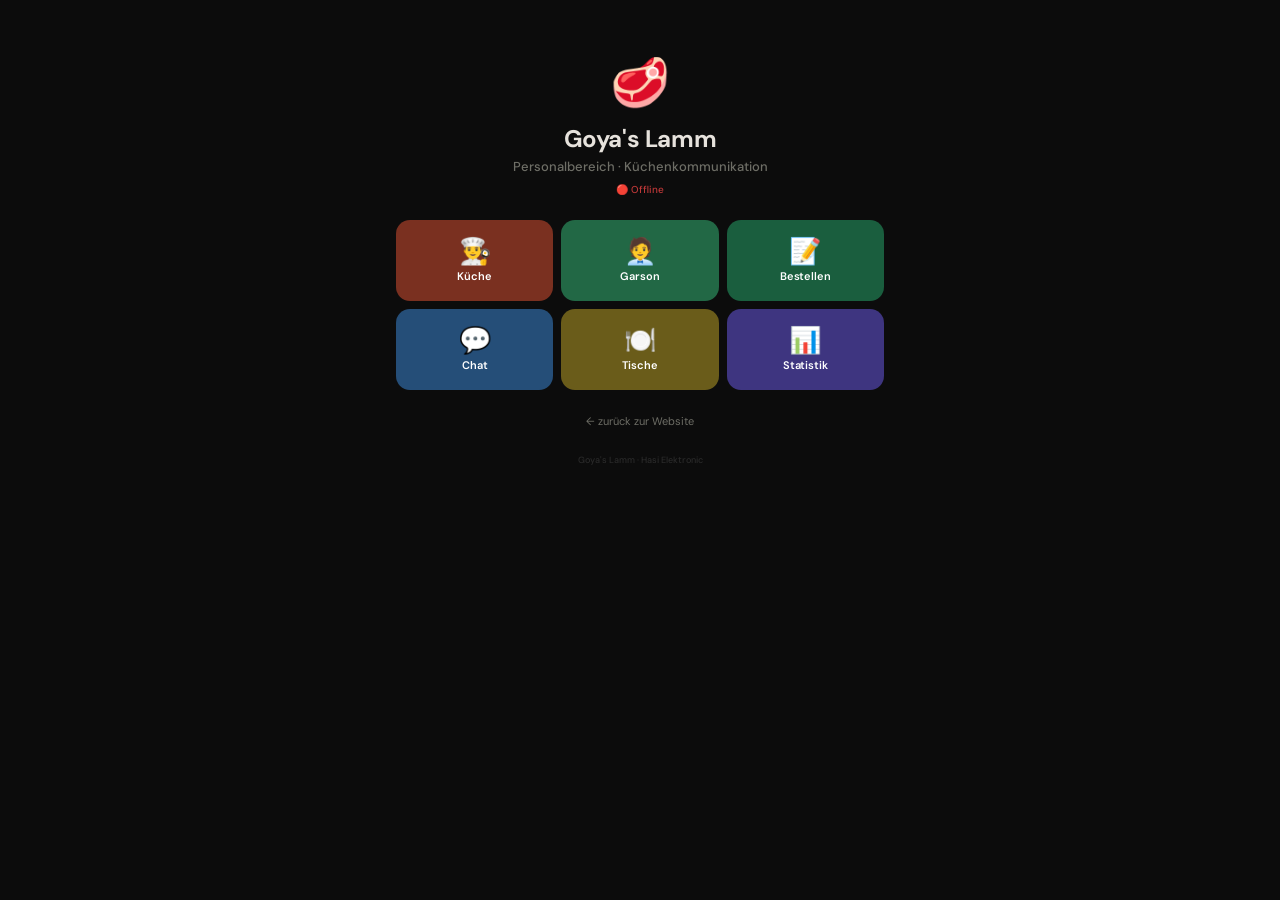
<file: kitchen.html>
<!DOCTYPE html>
<html lang="de">
<head>
<meta charset="UTF-8">
<meta name="viewport" content="width=device-width,initial-scale=1,maximum-scale=1,user-scalable=no">
<meta name="apple-mobile-web-app-capable" content="yes">
<meta name="theme-color" content="#0c0c0c">
<title>Goya's Lamm · Personal</title>
<link rel="icon" href="data:image/svg+xml,<svg xmlns='http://www.w3.org/2000/svg' viewBox='0 0 100 100'><text y='.9em' font-size='90'>🥩</text></svg>">
<link href="https://fonts.googleapis.com/css2?family=DM+Sans:ital,opsz,wght@0,9..40,400;0,9..40,500;0,9..40,600;0,9..40,700;1,9..40,400&display=swap" rel="stylesheet">
<style>
:root{--bg:#0c0c0c;--s1:#141414;--s2:#1c1c1c;--bd:#232323;--tx:#e6e2dc;--dm:#6e6e66;--pr:#b8442e;--pr2:rgba(184,68,46,.12);--gn:#328a58;--gn2:rgba(50,138,88,.1);--rd:#be3838;--rd2:rgba(190,56,56,.1);--yl:#b8912a;--yl2:rgba(184,145,42,.1)}
*{margin:0;padding:0;box-sizing:border-box}
html{height:100%}
body{background:var(--bg);color:var(--tx);font-family:'DM Sans',system-ui,sans-serif;max-width:520px;margin:0 auto;min-height:100%;-webkit-font-smoothing:antialiased;font-size:14px;line-height:1.45}
button{font-family:inherit;cursor:pointer;border:none;-webkit-tap-highlight-color:transparent;transition:opacity .12s,transform .12s}
button:active{opacity:.75;transform:scale(.97)}
input{font-family:inherit;outline:none}
.hide{display:none!important}
::-webkit-scrollbar{width:0}

.pg{padding:16px 16px 28px;min-height:100vh}
.tb{display:flex;align-items:center;gap:10px;margin-bottom:20px;padding-bottom:14px;border-bottom:1px solid var(--bd)}
.tb-b{display:flex;align-items:center;gap:5px;background:var(--s1);border-radius:10px;color:var(--pr);padding:8px 14px;font-size:13px;font-weight:600}
.tb-t{font-size:17px;font-weight:700;letter-spacing:-.3px}
.tb-s{font-size:12px;color:var(--dm);margin-top:1px}
.cd{background:var(--s1);border-radius:14px;padding:14px;margin-bottom:10px;border:1px solid var(--bd)}
.bt{border-radius:10px;padding:10px 18px;color:#fff;font-weight:600;font-size:13px;letter-spacing:-.1px}
.sp{display:inline-flex;align-items:center;font-size:9px;font-weight:700;letter-spacing:.6px;text-transform:uppercase;padding:3px 9px;border-radius:6px;color:#fff}

/* Home */
.la{text-align:center;padding:32px 0 6px}
.li{font-size:48px;display:block;margin-bottom:4px}
.lt{font-size:24px;font-weight:700;letter-spacing:-.4px}
.ls{font-size:13px;color:var(--dm);margin-top:2px;font-weight:500}
.cn{font-size:10px;margin-top:6px;font-weight:500}
.ng{display:grid;grid-template-columns:1fr 1fr 1fr;gap:8px;margin-top:16px}
.nb{display:flex;flex-direction:column;align-items:center;gap:5px;border-radius:14px;padding:18px 6px;color:#fff;font-size:11px;font-weight:600;position:relative;letter-spacing:-.1px}
.nb .ic{font-size:26px;line-height:1}
.bg{position:absolute;top:7px;right:7px;background:var(--rd);color:#fff;font-size:9px;font-weight:700;border-radius:12px;padding:1px 6px;min-width:18px;text-align:center}
.rb{background:var(--gn2);border:1px solid rgba(50,138,88,.2);border-radius:14px;padding:12px;text-align:center;cursor:pointer;margin-bottom:10px;font-weight:600;font-size:13px;color:var(--gn)}

/* Order */
.oh{display:flex;justify-content:space-between;align-items:center;margin-bottom:8px}
.ot{font-size:16px;font-weight:700;letter-spacing:-.3px}
.otm{font-size:16px;font-weight:700;font-variant-numeric:tabular-nums}
.oal{background:var(--rd2);color:var(--rd);padding:5px 10px;border-radius:8px;font-size:11px;font-weight:600;margin-bottom:8px}
.oi{display:flex;gap:8px;padding:3px 0;font-size:13px}
.oq{color:var(--pr);font-weight:700;min-width:24px}
.ok{font-size:11px;color:var(--dm);margin:4px 0 8px;font-weight:500}
.oa{display:flex;gap:8px}

/* Menu items */
.mc{color:var(--pr);font-size:11px;font-weight:700;text-transform:uppercase;letter-spacing:.7px;margin:0 0 6px}
.mw{display:flex;flex-wrap:wrap;gap:5px;margin-bottom:12px}
.mi{position:relative;border:1px solid var(--bd);border-radius:8px;padding:6px 10px;font-size:11px;background:var(--s1);color:var(--dm);font-weight:500;transition:all .12s}
.mi.on{border-color:var(--pr);background:var(--pr2);color:var(--tx)}
.mb{position:absolute;top:-5px;right:-5px;background:var(--pr);color:#fff;font-size:8px;font-weight:700;border-radius:8px;width:16px;height:16px;display:flex;align-items:center;justify-content:center}
.tg{display:flex;flex-wrap:wrap;gap:4px;margin-bottom:14px}
.tsb{width:36px;height:36px;border-radius:8px;background:var(--s1);color:var(--dm);font-weight:700;font-size:12px;border:1px solid var(--bd);transition:all .12s}
.tsb.on{background:var(--pr);color:#fff;border-color:var(--pr)}
.tlg{display:grid;grid-template-columns:repeat(5,1fr);gap:6px}
.tlc{background:var(--s1);border-radius:10px;padding:7px;text-align:center;position:relative;border:1px solid var(--bd)}
.kpi{display:grid;grid-template-columns:1fr 1fr;gap:8px}
.kc{background:var(--s1);border-radius:12px;padding:12px;text-align:center;border:1px solid var(--bd)}
.kv{color:var(--pr);font-size:22px;font-weight:700;margin:3px 0 1px;font-variant-numeric:tabular-nums}
.kl{color:var(--dm);font-size:9px;font-weight:600;text-transform:uppercase;letter-spacing:.4px}
.inp{width:100%;padding:9px 12px;background:var(--s1);border:1px solid var(--bd);border-radius:8px;color:var(--tx);font-size:12px;box-sizing:border-box;transition:border-color .15s}
.inp:focus{border-color:var(--pr)}
.cbox{background:var(--s1);border-radius:12px;padding:12px;margin-top:10px;border:1px solid var(--bd)}
.cr{display:flex;justify-content:space-between;align-items:center;padding:4px 0;font-size:12px;border-bottom:1px solid var(--bd)}
.cr:last-child{border:none}
.rb2{background:var(--s2);border:1px solid var(--bd);border-radius:6px;color:var(--rd);width:24px;height:24px;font-size:14px;display:flex;align-items:center;justify-content:center}
.qw{display:flex;flex-wrap:wrap;gap:5px;margin-bottom:12px}
.qb{border-radius:8px;padding:6px 10px;font-size:11px;color:var(--tx);font-weight:500;background:var(--s2);border:1px solid var(--bd)}
.qb.ug{background:var(--rd2);border-color:rgba(190,56,56,.25);color:var(--rd)}
.mc2{border-radius:10px;padding:10px 12px;margin-bottom:7px;background:var(--s1);border:1px solid var(--bd)}
.sr{display:flex;gap:8px;margin-bottom:12px}
.sp2{flex:1;background:var(--s1);border-radius:10px;padding:8px;text-align:center;border:1px solid var(--bd)}
.sv{font-weight:700;font-size:18px;font-variant-numeric:tabular-nums}
.sl{font-size:9px;color:var(--dm);font-weight:600;text-transform:uppercase;letter-spacing:.3px}
.ft{color:#2a2a2a;font-size:9px;text-align:center;margin-top:24px;font-weight:500}
</style>
</head>
<body>

<div id="pg-home" class="pg">
  <div class="la">
    <span class="li">🥩</span>
    <h1 class="lt">Goya's Lamm</h1>
    <p class="ls">Personalbereich · Küchenkommunikation</p>
    <div class="cn" id="conn"></div>
  </div>
  <div id="ready-banner" class="rb hide"></div>
  <div class="ng">
    <button class="nb" onclick="go('kitchen')" style="background:#7a3020"><span class="ic">👨‍🍳</span>Küche<span id="badge-neu" class="bg hide"></span></button>
    <button class="nb" onclick="go('waiter')" style="background:#226845"><span class="ic">🧑‍💼</span>Garson<span id="badge-fertig" class="bg hide"></span></button>
    <button class="nb" onclick="go('neworder')" style="background:#1a5e3e"><span class="ic">📝</span>Bestellen</button>
    <button class="nb" onclick="go('chat')" style="background:#254e78"><span class="ic">💬</span>Chat<span id="badge-msg" class="bg hide"></span></button>
    <button class="nb" onclick="go('tables')" style="background:#6a5c1a"><span class="ic">🍽️</span>Tische</button>
    <button class="nb" onclick="go('stats')" style="background:#3e3580"><span class="ic">📊</span>Statistik</button>
  </div>
  <div style="text-align:center;margin-top:20px"><a href="index.html" style="color:var(--dm);font-size:11px;text-decoration:none">← zurück zur Website</a></div>
  <p class="ft">Goya's Lamm · Hasi Elektronic</p>
</div>

<div id="pg-kitchen" class="pg hide">
  <div class="tb"><button class="tb-b" onclick="go('home')">← Home</button><div><div class="tb-t">👨‍🍳 Küche</div><div class="tb-s" id="kitchen-sub"></div></div></div>
  <div id="kitchen-list"></div>
</div>

<div id="pg-waiter" class="pg hide">
  <div class="tb"><button class="tb-b" onclick="go('home')">← Home</button><div><div class="tb-t">🧑‍💼 Garson</div><div class="tb-s" id="waiter-sub"></div></div></div>
  <div id="waiter-list"></div>
</div>

<div id="pg-neworder" class="pg hide">
  <div class="tb"><button class="tb-b" onclick="go('home')">← Home</button><div class="tb-t">📝 Neue Bestellung</div></div>
  <p style="color:var(--dm);font-size:11px;font-weight:600;margin-bottom:5px;text-transform:uppercase;letter-spacing:.5px">Tisch</p>
  <div class="tg" id="tisch-sel"></div>
  <div id="menu-area"></div>
  <input id="allergy-input" class="inp" placeholder="Allergiehinweis / Sonderwunsch..." style="margin-top:6px">
  <div id="cart-area" class="cbox hide"></div>
  <button id="submit-btn" class="bt" onclick="submitOrder()" style="width:100%;margin-top:12px;padding:13px 0;font-size:14px;background:#333;text-align:center">Bestellung aufgeben</button>
</div>

<div id="pg-chat" class="pg hide">
  <div class="tb"><button class="tb-b" onclick="go('home')">← Home</button><div><div class="tb-t">💬 Chat</div><div class="tb-s" id="chat-sub"></div></div></div>
  <div class="qw" id="quick-btns"></div>
  <div id="msg-list"></div>
</div>

<div id="pg-tables" class="pg hide">
  <div class="tb"><button class="tb-b" onclick="go('home')">← Home</button><div><div class="tb-t">🍽️ Tische</div><div class="tb-s" id="tables-sub"></div></div></div>
  <div class="sr" id="table-stats"></div>
  <div class="tlg" id="tables-grid"></div>
</div>

<div id="pg-stats" class="pg hide">
  <div class="tb"><button class="tb-b" onclick="go('home')">← Home</button><div class="tb-t">📊 Statistik</div></div>
  <div id="stats-area"></div>
  <button class="bt" onclick="doReset()" style="width:100%;background:var(--rd);margin-top:18px;text-align:center">Daten zurücksetzen</button>
  <p class="ft">Goya's Lamm v3.0 · Hasi Elektronic</p>
</div>

<script>
var D={orders:[],active:[],msgs:[]},selT=0,cart=[],cur='home';
var PG=['home','kitchen','waiter','neworder','chat','tables','stats'];
var API='https://goyas-lamm-kitchen.pages.dev/api';

var MENU={
  'Vorspeisen':['Tagessuppe','Bruschetta','Vitello Tonnato','Antipasti-Teller','Caesar Salad','Ziegenkäse-Salat','Carpaccio'],
  'Heißer Stein':['Rumpsteak','Filetsteak','Rib-Eye-Steak','Duo vom Stein','Lachs vom Stein'],
  'Schnitzel':['Schwäbisches Schnitzel','Jägerschnitzel','Rahmschnitzel','Cordon Bleu'],
  'Spätzle':['Käsespätzle','Linsen mit Spätzle','Maultaschen Brühe','Maultaschen geschmälzt'],
  'Burger':['Lamm Classic Burger','BBQ Bacon Burger','Veggie Burger'],
  'Beilagen':['Ofenkartoffel','Pommes','Süßkartoffel Pommes','Grillgemüse','Beilagensalat','Maiskolben'],
  'Saucen':['Pfeffersauce','Kräuterbutter','Béarnaise','BBQ Sauce','Chimichurri'],
  'Getränke':['Cola','Wasser','Bier 0.3l','Bier 0.5l','Wein rot','Wein weiß','Aperol Spritz','Hugo','Limonade'],
  'Dessert':['Panna Cotta','Schokokuchen','Apfelstrudel','Eis (3 Kugeln)']
};

var QMS=['Gleich fertig','Ca. 5 Min.','Ca. 10 Min.','Ca. 15 Min.','Zutat nicht verfügbar','Teller bereit!','Tisch wartet lange','Gast hat Allergie!','VIP — Priorität!','Rechnung bitte','Nachbestellung','Beschwerde','Steak nachgaren'];

function mag(t){return Math.floor((Date.now()-t)/60000)}
function $(id){return document.getElementById(id)}

async function api(p,b){
  try{var o=b?{method:'POST',headers:{'Content-Type':'application/json'},body:JSON.stringify(b)}:{};
  var r=await fetch(API+p,o);return await r.json()}catch(e){return null}
}

async function poll(){
  var d=await api('/data');
  if(d&&d.orders){D=d;render();$('conn').textContent='🟢 Verbunden';$('conn').style.color='var(--gn)'}
  else{$('conn').textContent='🔴 Offline';$('conn').style.color='var(--rd)'}
}

function go(p){cur=p;PG.forEach(function(x){$('pg-'+x).classList.toggle('hide',x!==p)});if(p==='neworder')initOrd();if(p==='chat')initChat();render();window.scrollTo(0,0)}

function sb(id,c,t){var e=$(id);if(c>0){e.classList.remove('hide');e.textContent=t}else e.classList.add('hide')}

function render(){
  var a=D.active||[];
  var nc=a.filter(function(o){return o.stat==='pending'}).length;
  var fc=a.filter(function(o){return o.stat==='ready'}).length;
  sb('badge-neu',nc,nc);sb('badge-fertig',fc,fc);sb('badge-msg',D.msgs.length,D.msgs.length);
  var rb=$('ready-banner');
  if(fc>0){rb.classList.remove('hide');rb.textContent='🔔 '+fc+' Bestellung(en) FERTIG!';rb.onclick=function(){go('waiter')}}else rb.classList.add('hide');
  if(cur==='kitchen')rKitchen(a);if(cur==='waiter')rWaiter(a);if(cur==='chat')rChat();if(cur==='tables')rTables(a);if(cur==='stats')rStats();
}

function rKitchen(a){
  $('kitchen-sub').textContent=a.length+' aktive Bestellungen';
  var SC={pending:'background:var(--yl)',preparing:'background:var(--pr)',ready:'background:var(--gn)'};
  var SL={pending:'NEU',preparing:'IN ARBEIT',ready:'FERTIG'};
  var NS={pending:'preparing',preparing:'ready',ready:'served'};
  var NB={pending:'▶ In Arbeit',preparing:'✅ Fertig!',ready:'🍽️ Serviert'};
  var s=a.slice().sort(function(x,y){return(y.prio-x.prio)||(x.stat==='ready'?-1:y.stat==='ready'?1:0)||(x.created_at-y.created_at)});
  var h='';if(!s.length)h='<div style="text-align:center;margin-top:60px;color:var(--dm)"><div style="font-size:40px;margin-bottom:8px">✨</div>Keine Bestellungen</div>';
  s.forEach(function(o){
    var m=mag(o.created_at),tc=m>25?'var(--rd)':m>15?'var(--yl)':'var(--dm)',bc=o.stat==='pending'?'var(--yl)':o.stat==='ready'?'var(--gn)':'var(--pr)';
    var it='';(o.items||[]).forEach(function(i){it+='<div class="oi"><span class="oq">'+i.qty+'×</span><span>'+i.name+'</span></div>'});
    h+='<div class="cd" style="border-left:4px solid '+bc+';'+(o.prio?'outline:1.5px solid var(--rd)':'')+'">';
    h+='<div class="oh"><div style="display:flex;align-items:center;gap:7px;flex-wrap:wrap"><span class="ot">Tisch '+o.tisch+'</span><span class="sp" style="'+SC[o.stat]+'">'+SL[o.stat]+'</span>'+(o.prio?'<span style="color:var(--rd);font-size:10px;font-weight:700">🚨</span>':'')+'</div><span class="otm" style="color:'+tc+'">'+m+'′</span></div>';
    if(o.allergie)h+='<div class="oal">⚠️ '+o.allergie+'</div>';
    h+=it+'<div class="ok">Kellner: '+o.kellner+'</div><div class="oa">';
    h+='<button class="bt" style="flex:1;background:'+(o.stat==='pending'?'var(--pr)':'var(--gn)')+'" onclick="doSt(\''+o.id+"','"+NS[o.stat]+'\')">'+NB[o.stat]+'</button>';
    if(o.stat!=='ready')h+='<button class="bt" style="background:'+(o.prio?'var(--rd2)':'var(--s2)')+';border:1px solid var(--rd);padding:0 12px;font-size:15px" onclick="doPr(\''+o.id+'\')">'+(o.prio?'🚨':'⬆️')+'</button>';
    h+='</div></div>';
  });
  $('kitchen-list').innerHTML=h;
}

function rWaiter(a){
  var f=a.filter(function(o){return o.stat==='ready'}),r=a.filter(function(o){return o.stat!=='ready'});
  $('waiter-sub').textContent=f.length+' fertig · '+r.length+' offen';
  var h='';
  if(f.length){
    h+='<div style="margin-bottom:14px"><div style="font-size:12px;font-weight:700;color:var(--gn);margin-bottom:8px;text-transform:uppercase;letter-spacing:.5px">🔔 Fertig — servieren</div>';
    f.forEach(function(o){
      var it=(o.items||[]).map(function(i){return i.qty+'× '+i.name}).join(', ');
      h+='<div class="cd" style="border-color:var(--gn)"><div class="oh"><span class="ot">Tisch '+o.tisch+'</span><span class="sp" style="background:var(--gn)">FERTIG</span></div><div style="font-size:12px;color:var(--dm);margin-bottom:8px">'+it+'</div><button class="bt" style="width:100%;background:var(--gn);text-align:center" onclick="doSt(\''+o.id+'\',\'served\')">🍽️ Serviert</button></div>';
    });h+='</div>';
  }
  if(r.length){
    h+='<div style="font-size:12px;font-weight:700;color:var(--dm);margin-bottom:8px;text-transform:uppercase;letter-spacing:.5px">Offene Bestellungen</div>';
    r.forEach(function(o){
      var m=mag(o.created_at),it=(o.items||[]).map(function(i){return i.qty+'× '+i.name}).join(', ');
      h+='<div class="cd"><div class="oh"><div style="display:flex;align-items:center;gap:7px"><span class="ot">Tisch '+o.tisch+'</span><span class="sp" style="background:'+(o.stat==='pending'?'var(--yl)':'var(--pr)')+'">'+(o.stat==='pending'?'NEU':'IN ARBEIT')+'</span></div><span class="otm" style="color:var(--dm)">'+m+'′</span></div><div style="font-size:12px;color:var(--dm)">'+it+'</div></div>';
    });
  }
  if(!a.length)h='<div style="text-align:center;margin-top:60px;color:var(--dm)"><div style="font-size:40px;margin-bottom:8px">☕</div>Keine Bestellungen</div>';
  $('waiter-list').innerHTML=h;
}

async function doSt(id,s){await api('/status',{id:id,stat:s});poll()}
async function doPr(id){await api('/prio',{id:id});poll()}

function initOrd(){
  selT=0;cart=[];
  var h='';for(var i=1;i<=20;i++)h+='<button class="tsb" onclick="pT('+i+')" id="tb'+i+'">'+i+'</button>';
  $('tisch-sel').innerHTML=h;
  var mh='';Object.keys(MENU).forEach(function(c){
    mh+='<div class="mc">'+c+'</div><div class="mw">';
    MENU[c].forEach(function(it){var k=it.replace(/[\s'°()]/g,'_');mh+='<button class="mi" onclick="aC(\''+it.replace(/'/g,"\\'")+'\')" id="mi-'+k+'">'+it+'<span class="mb hide" id="mc-'+k+'"></span></button>'});
    mh+='</div>';
  });
  $('menu-area').innerHTML=mh;$('allergy-input').value='';uC();
}

function pT(n){selT=n;for(var i=1;i<=20;i++){$('tb'+i).classList.toggle('on',i===n)}uS()}
function aC(n){var e=cart.find(function(x){return x.name===n});if(e)e.qty++;else cart.push({name:n,qty:1});uC()}
function rC(n){var e=cart.find(function(x){return x.name===n});if(e&&e.qty>1)e.qty--;else cart=cart.filter(function(x){return x.name!==n});uC()}

function uC(){
  Object.keys(MENU).forEach(function(c){MENU[c].forEach(function(it){
    var k=it.replace(/[\s'°()]/g,'_'),el=$('mc-'+k),btn=$('mi-'+k),ic=cart.find(function(x){return x.name===it});
    if(el){if(ic){el.classList.remove('hide');el.textContent=ic.qty;if(btn)btn.classList.add('on')}else{el.classList.add('hide');if(btn)btn.classList.remove('on')}}
  })});
  var ca=$('cart-area');
  if(!cart.length){ca.classList.add('hide');uS();return}
  ca.classList.remove('hide');
  var tot=cart.reduce(function(s,c){return s+c.qty},0);
  var h='<div style="font-weight:700;font-size:13px;margin-bottom:6px">Warenkorb · '+tot+' Artikel</div>';
  cart.forEach(function(c){h+='<div class="cr"><span style="color:var(--dm)">'+c.qty+'× '+c.name+'</span><button class="rb2" onclick="rC(\''+c.name.replace(/'/g,"\\'")+'\')">−</button></div>'});
  ca.innerHTML=h;uS();
}

function uS(){var b=$('submit-btn'),ok=selT&&cart.length;b.style.background=ok?'var(--pr)':'#333';b.textContent='Bestellung aufgeben'+(selT?' — Tisch '+selT:'')}

async function submitOrder(){
  if(!selT){alert('Bitte Tisch wählen!');return}if(!cart.length){alert('Warenkorb leer!');return}
  await api('/order',{tisch:selT,items:cart,kellner:'Kellner',allergie:$('allergy-input').value});poll();go('home');
}

function initChat(){
  var h='';QMS.forEach(function(m){var u=m.includes('!')||m.includes('Priorität');
    h+='<button class="qb'+(u?' ug':'')+'" onclick="sM(\''+m.replace(/'/g,"\\'")+'\',\''+(u?'urgent':'info')+'\')">'+m+'</button>'});
  $('quick-btns').innerHTML=h;
}

function rChat(){
  $('chat-sub').textContent=D.msgs.length+' Nachrichten';var h='';
  if(!D.msgs.length)h='<div style="text-align:center;margin-top:60px;color:var(--dm)"><div style="font-size:40px;margin-bottom:8px">💬</div>Keine Nachrichten</div>';
  D.msgs.forEach(function(m){
    var bc=m.typ==='urgent'?'var(--rd)':m.typ==='warn'?'var(--yl)':'var(--bd)';
    h+='<div class="mc2" style="border-left:3px solid '+bc+'"><div style="display:flex;justify-content:space-between;font-size:10px;margin-bottom:2px"><span style="color:var(--tx);font-weight:600">'+m.von+'</span><span style="color:var(--dm)">'+(mag(m.created_at)<1?'jetzt':mag(m.created_at)+'′')+'</span></div><div style="color:'+(m.typ==='urgent'?'var(--rd)':'var(--dm)')+';font-weight:'+(m.typ==='urgent'?'600':'400')+';font-size:12px">'+m.txt+'</div></div>';
  });$('msg-list').innerHTML=h;
}

async function sM(t,typ){await api('/msg',{txt:t,von:'Personal',typ:typ});poll()}

function rTables(a){
  var f=0,b=0,h='',sh='';
  for(var i=1;i<=20;i++){var os=a.filter(function(o){return o.tisch===i}),oc=os.length>0,rd=os.some(function(o){return o.stat==='ready'});if(oc)b++;else f++;
    h+='<div class="tlc" style="border-color:'+(rd?'var(--gn)':oc?'var(--rd)':'var(--bd)')+';border-width:'+(rd?'2px':'1px')+'"><div style="font-size:9px">'+(oc?'🔴':'🟢')+'</div><div style="font-size:16px;font-weight:700">'+i+'</div>'+(os.length?'<span style="position:absolute;top:3px;right:4px;background:var(--pr);color:#fff;font-size:7px;font-weight:700;border-radius:5px;padding:0 3px">'+os.length+'</span>':'')+(rd?'<div style="color:var(--gn);font-size:7px;font-weight:700">FERTIG</div>':'')+'</div>';
  }
  sh='<div class="sp2"><div class="sv" style="color:var(--gn)">'+f+'</div><div class="sl">Frei</div></div><div class="sp2"><div class="sv" style="color:var(--rd)">'+b+'</div><div class="sl">Besetzt</div></div>';
  $('tables-sub').textContent=f+' frei · '+b+' besetzt';$('table-stats').innerHTML=sh;$('tables-grid').innerHTML=h;
}

function rStats(){
  var all=D.orders||[],sv=all.filter(function(o){return o.stat==='served'}).length,act=(D.active||[]).length;
  var ti=all.reduce(function(s,o){return s+(o.items||[]).reduce(function(x,i){return x+i.qty},0)},0);
  var ic={};all.forEach(function(o){(o.items||[]).forEach(function(i){ic[i.name]=(ic[i.name]||0)+i.qty})});
  var t5=Object.entries(ic).sort(function(a,b){return b[1]-a[1]}).slice(0,5);
  var h='<div class="kpi">';
  [{i:'📋',v:all.length,l:'Bestellungen'},{i:'✅',v:sv,l:'Serviert'},{i:'🍽️',v:ti,l:'Gerichte'},{i:'🔥',v:act,l:'Aktiv'}].forEach(function(k){
    h+='<div class="kc"><div style="font-size:20px">'+k.i+'</div><div class="kv">'+k.v+'</div><div class="kl">'+k.l+'</div></div>'});
  h+='</div>';
  if(t5.length){h+='<div style="margin-top:14px"><div style="font-size:12px;font-weight:700;margin-bottom:6px">🏆 Top-Gerichte</div>';
    t5.forEach(function(x,i){h+='<div style="display:flex;gap:6px;padding:6px 10px;background:var(--s1);border-radius:8px;margin-top:4px;font-size:12px;border:1px solid var(--bd)"><span style="color:var(--pr);font-weight:700;width:18px">'+(i+1)+'.</span><span style="color:var(--dm);flex:1">'+x[0]+'</span><span style="color:var(--dm);font-weight:600">'+x[1]+'×</span></div>'});h+='</div>';}
  $('stats-area').innerHTML=h;
}

async function doReset(){if(confirm('Alle Daten löschen?')){await api('/reset');poll()}}
poll();setInterval(poll,2500);
</script>
</body>
</html>
</file>
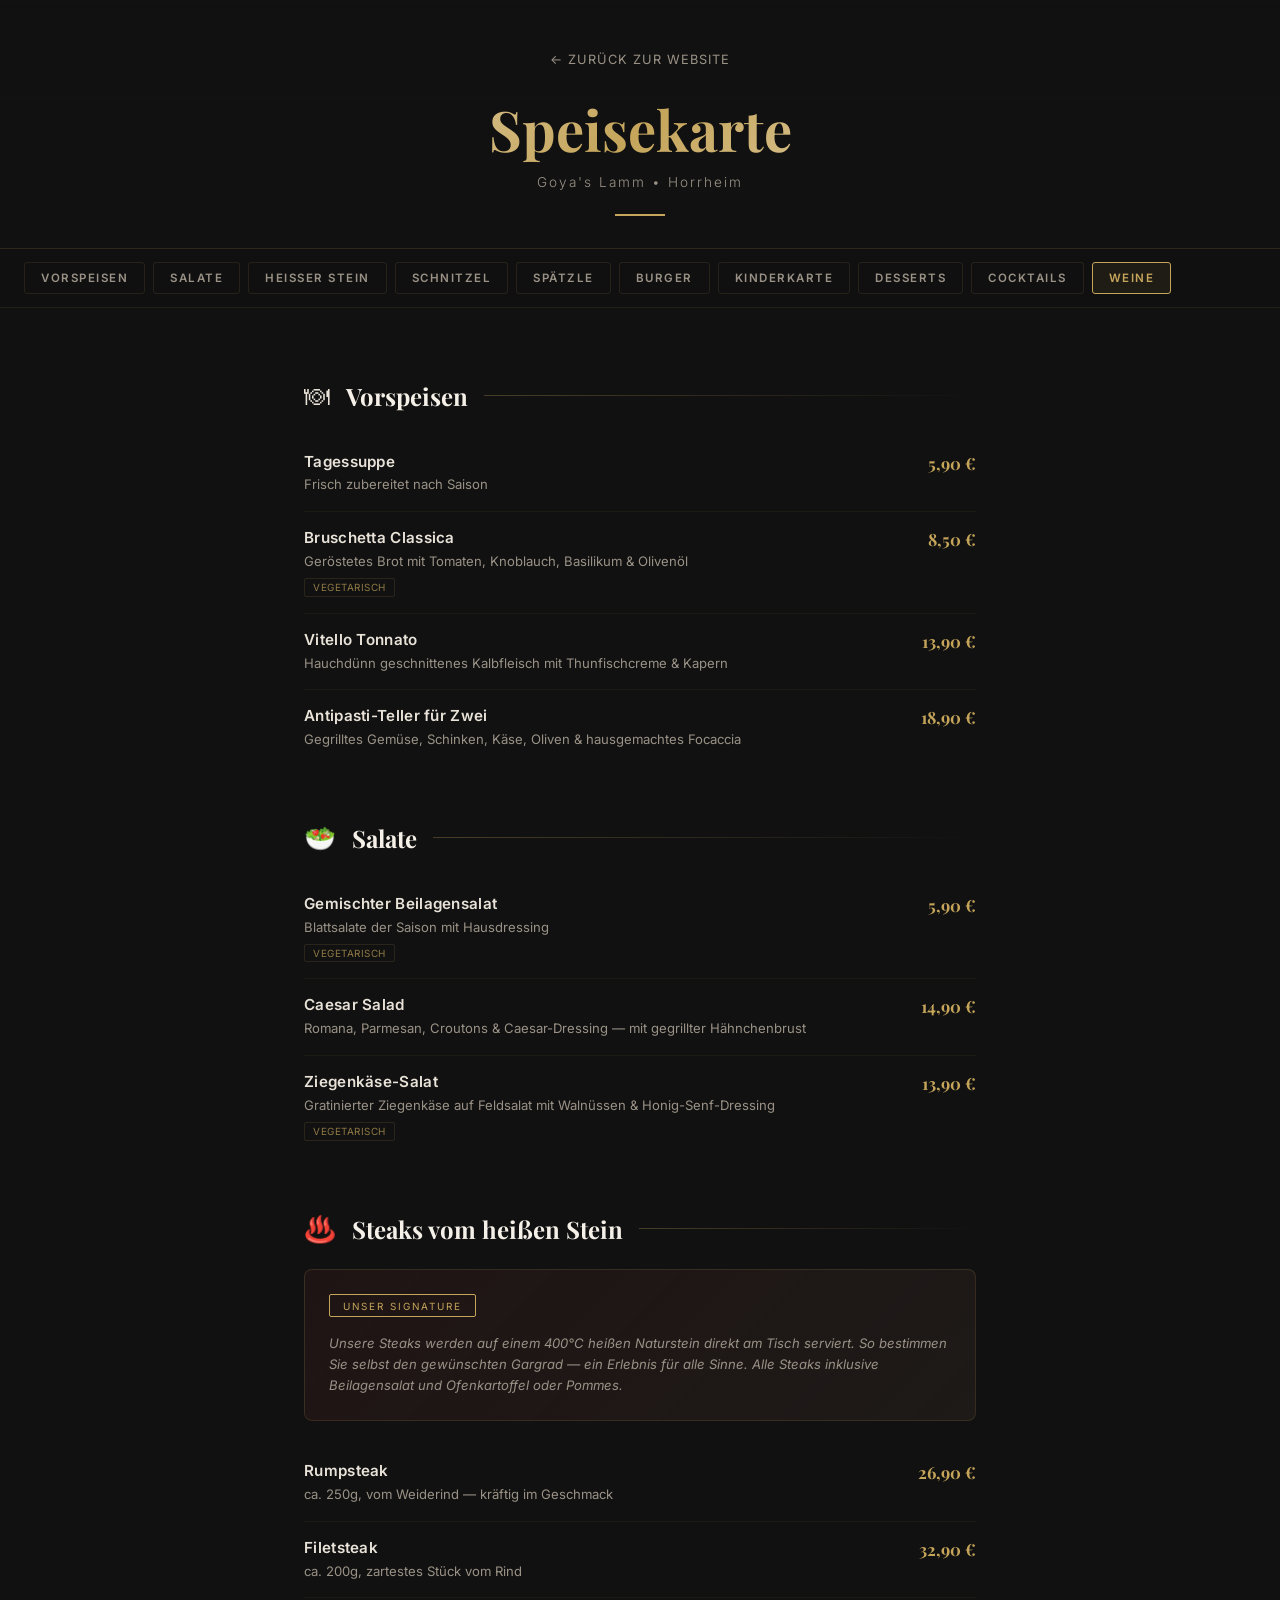
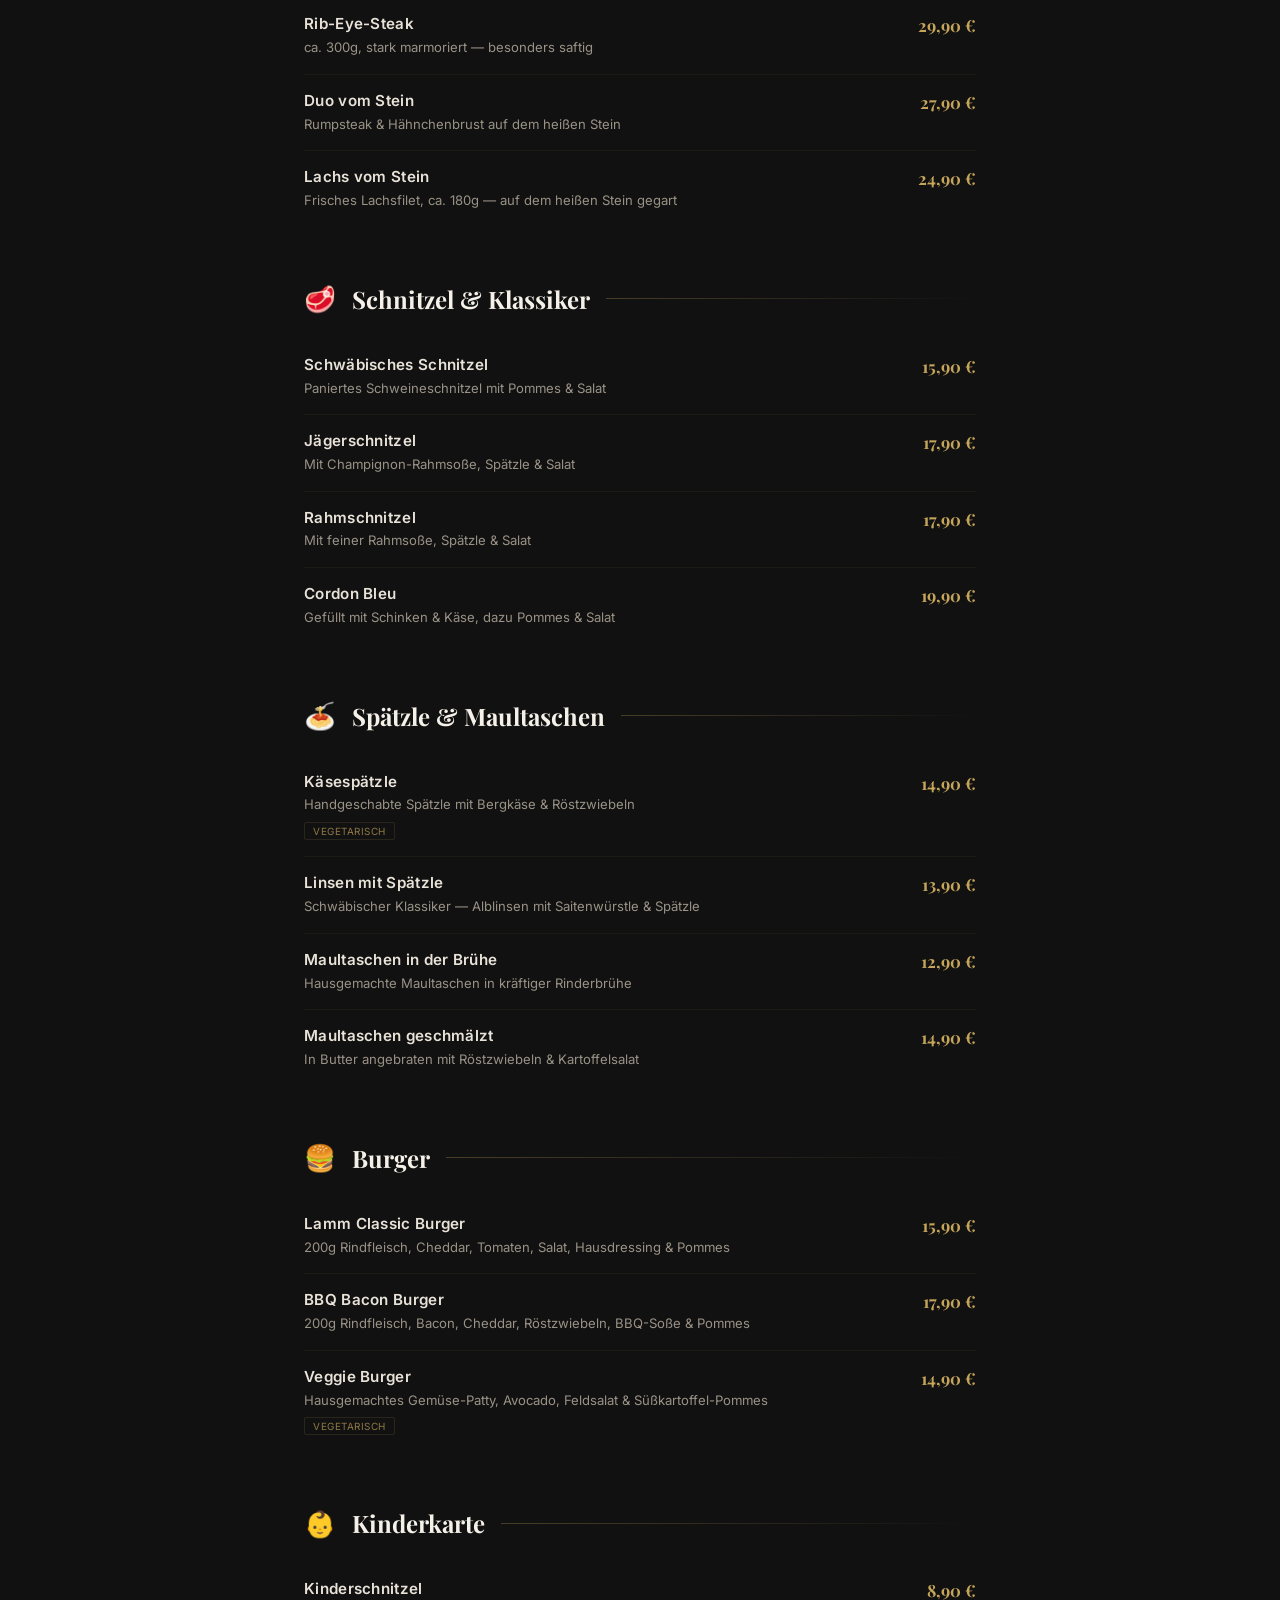
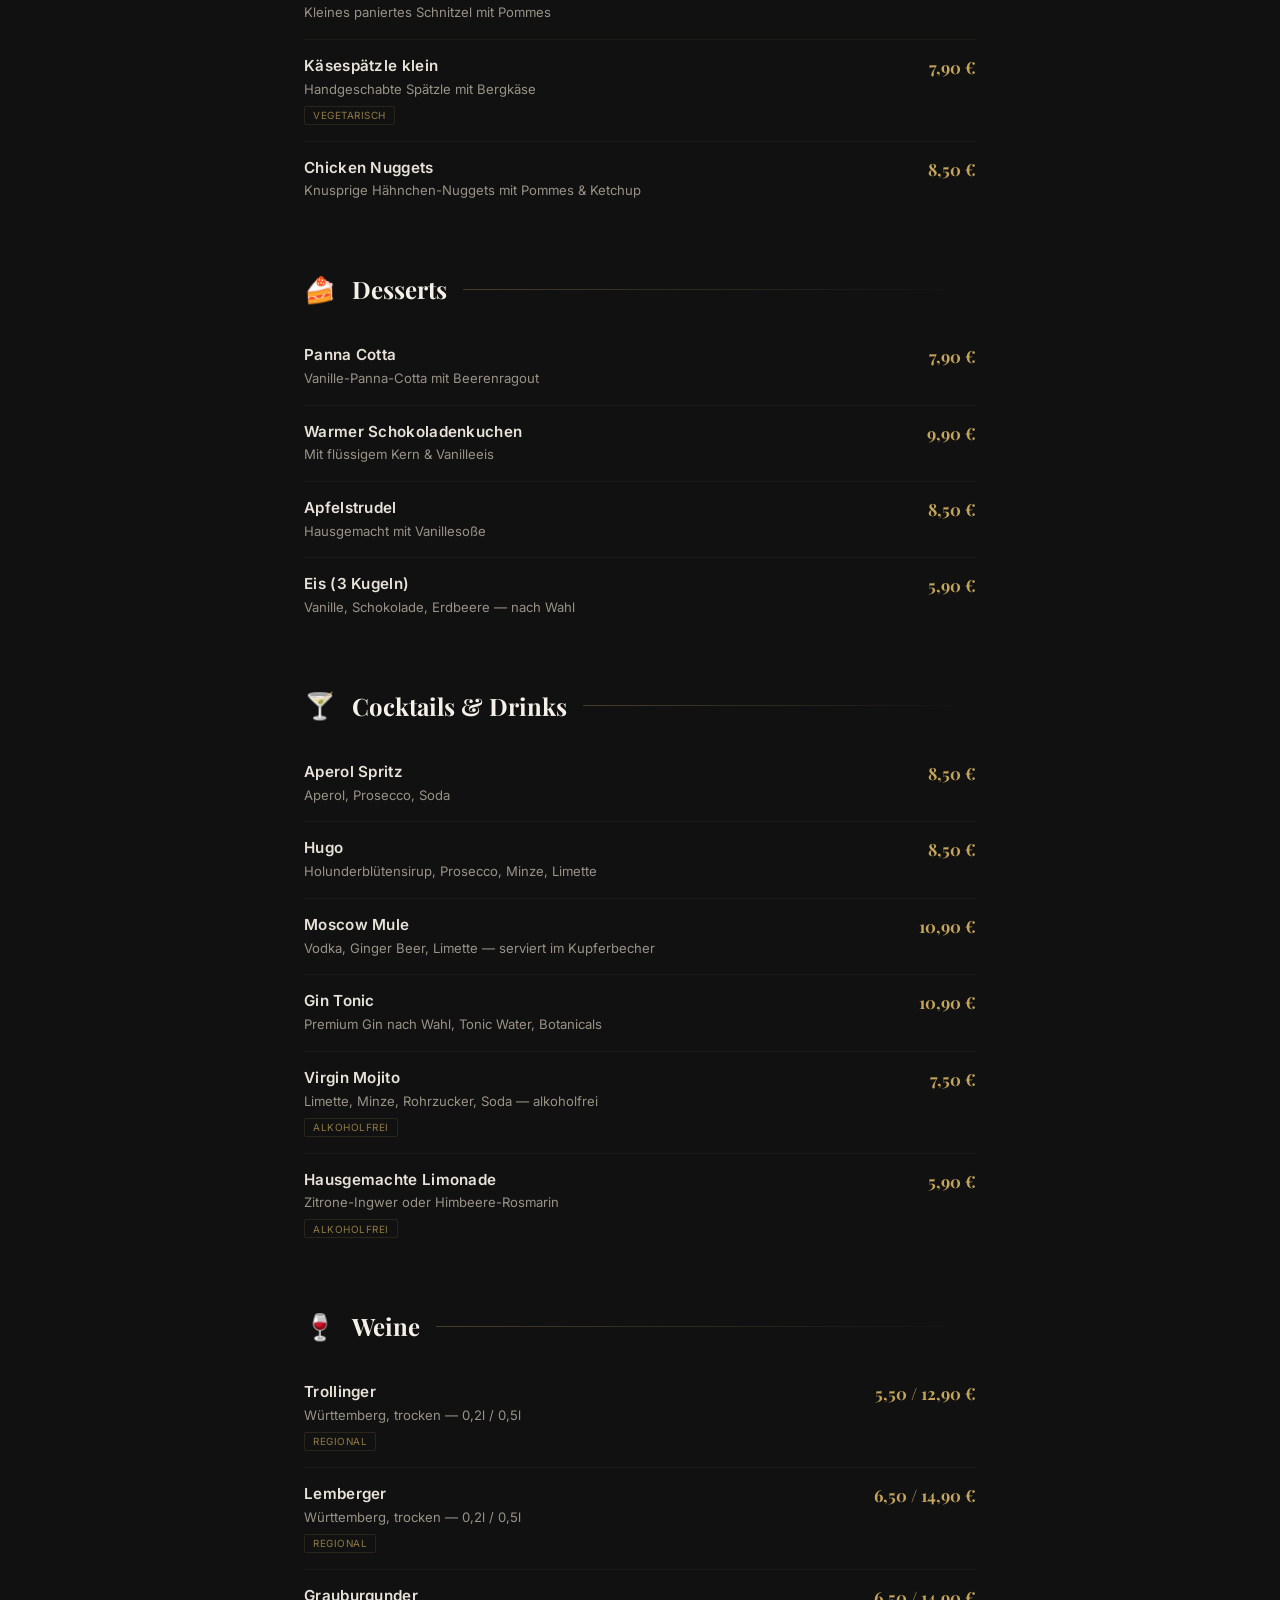
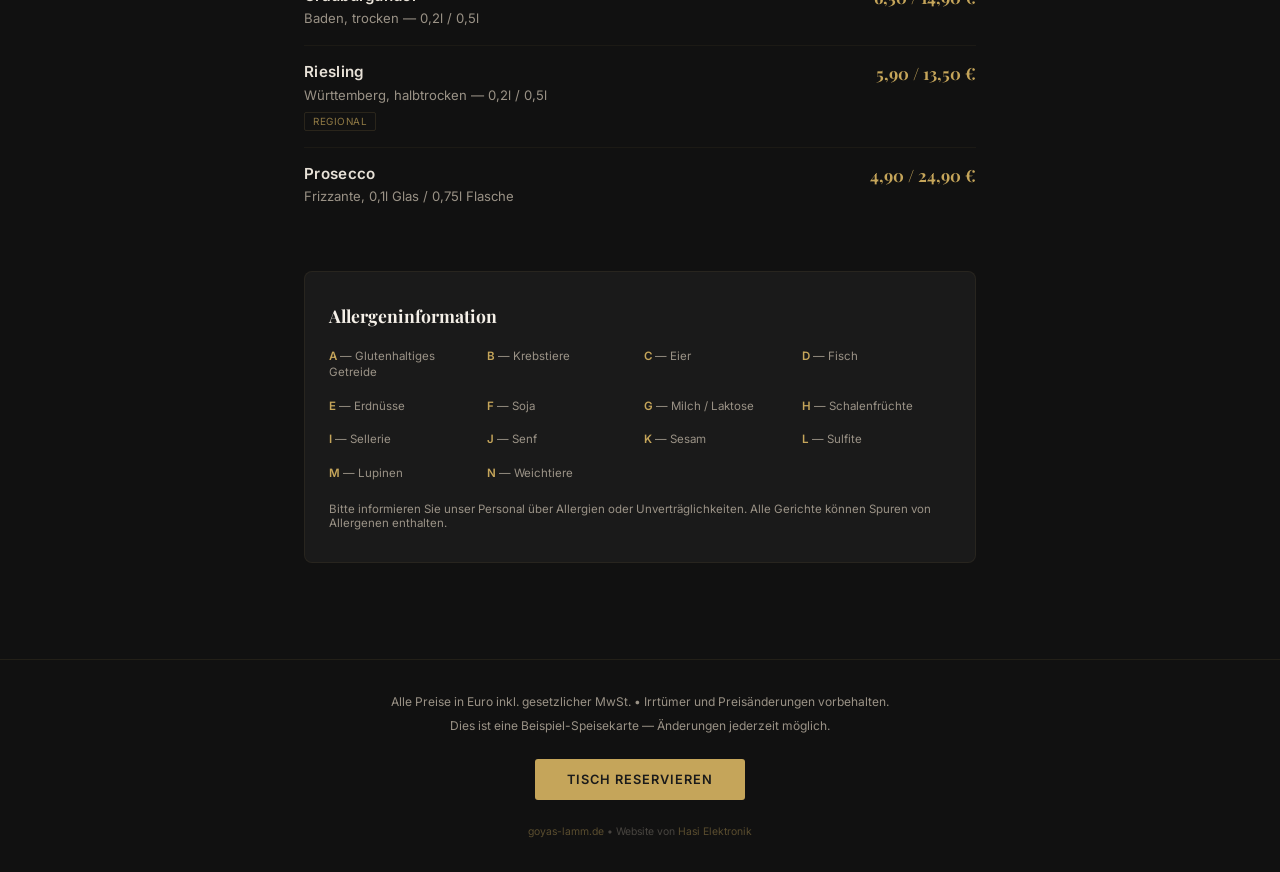
<file: speisekarte.html>
<!DOCTYPE html>
<html lang="de">
<head>
  <meta charset="UTF-8">
  <meta name="viewport" content="width=device-width, initial-scale=1.0">
  <title>Speisekarte — Goya's Lamm</title>
  <meta name="description" content="Speisekarte von Goya's Lamm in Horrheim. Steaks vom heißen Stein, Spätzle, Maultaschen, Salate, Cocktails und mehr.">
  <link rel="preconnect" href="https://fonts.googleapis.com">
  <link href="https://fonts.googleapis.com/css2?family=Playfair+Display:ital,wght@0,400;0,700;1,400&family=Inter:wght@300;400;500;600&display=swap" rel="stylesheet">
  <style>
    :root {
      --gold: #C5A55A;
      --gold-light: #D4BA7A;
      --dark: #1A1A1A;
      --darker: #111111;
      --warm: #2A2420;
      --cream: #F5F0E8;
      --text: #E8E2D8;
      --text-muted: #9A9286;
      --accent: #8B2E2E;
    }

    * { margin: 0; padding: 0; box-sizing: border-box; }
    html { scroll-behavior: smooth; }

    body {
      font-family: 'Inter', sans-serif;
      background: var(--darker);
      color: var(--text);
      min-height: 100vh;
    }

    /* ── HEADER ── */
    .menu-header {
      text-align: center;
      padding: 3rem 1.5rem 2rem;
      background: 
        linear-gradient(180deg, rgba(17,17,17,.85) 0%, var(--darker) 100%),
        url('https://images.unsplash.com/photo-1517248135467-4c7edcad34c4?w=1200&q=60') center/cover no-repeat;
      border-bottom: 1px solid rgba(197,165,90,.15);
    }
    .menu-header a.back-link {
      display: inline-flex; align-items: center; gap: .4rem;
      color: var(--text-muted); text-decoration: none; font-size: .8rem;
      letter-spacing: 1px; text-transform: uppercase;
      margin-bottom: 1.5rem; transition: color .3s;
    }
    .menu-header a.back-link:hover { color: var(--gold); }
    .menu-header h1 {
      font-family: 'Playfair Display', serif;
      font-size: clamp(2rem, 6vw, 3.5rem);
      font-weight: 700;
      background: linear-gradient(135deg, var(--cream) 0%, var(--gold) 50%, var(--cream) 100%);
      -webkit-background-clip: text; -webkit-text-fill-color: transparent;
      background-clip: text;
    }
    .menu-header .subtitle {
      font-size: .85rem; color: var(--text-muted);
      letter-spacing: 2px; margin-top: .5rem; font-weight: 300;
    }
    .menu-header .divider {
      width: 50px; height: 2px; background: var(--gold);
      margin: 1.5rem auto 0;
    }

    /* ── CATEGORY NAV ── */
    .cat-nav {
      position: sticky; top: 0; z-index: 50;
      background: rgba(17,17,17,.95);
      backdrop-filter: blur(12px);
      border-bottom: 1px solid rgba(197,165,90,.1);
      overflow-x: auto; white-space: nowrap;
      -webkit-overflow-scrolling: touch;
      scrollbar-width: none;
    }
    .cat-nav::-webkit-scrollbar { display: none; }
    .cat-nav-inner {
      display: inline-flex; gap: .5rem;
      padding: .8rem 1.5rem;
    }
    .cat-nav a {
      display: inline-block;
      padding: .5rem 1rem;
      font-size: .72rem; font-weight: 600;
      letter-spacing: 1.5px; text-transform: uppercase;
      color: var(--text-muted); text-decoration: none;
      border: 1px solid rgba(197,165,90,.12);
      border-radius: 3px; transition: all .3s;
      white-space: nowrap;
    }
    .cat-nav a:hover, .cat-nav a.active {
      color: var(--gold); border-color: var(--gold);
      background: rgba(197,165,90,.08);
    }

    /* ── CONTAINER ── */
    .menu-container {
      max-width: 720px; margin: 0 auto;
      padding: 1rem 1.5rem 4rem;
    }

    /* ── CATEGORY ── */
    .category {
      margin-top: 2.5rem;
      padding-top: 1rem;
    }
    .category-header {
      display: flex; align-items: center; gap: 1rem;
      margin-bottom: 1.5rem;
    }
    .category-icon { font-size: 1.6rem; }
    .category-name {
      font-family: 'Playfair Display', serif;
      font-size: 1.5rem; font-weight: 700;
      color: var(--cream);
    }
    .category-line {
      flex: 1; height: 1px;
      background: linear-gradient(90deg, rgba(197,165,90,.3), transparent);
    }

    /* ── ITEM ── */
    .menu-item {
      display: flex; justify-content: space-between; align-items: flex-start;
      gap: 1rem;
      padding: 1rem 0;
      border-bottom: 1px solid rgba(197,165,90,.06);
      transition: background .3s;
    }
    .menu-item:last-child { border-bottom: none; }
    .menu-item:hover {
      background: rgba(197,165,90,.03);
      margin: 0 -.8rem; padding: 1rem .8rem;
      border-radius: 6px;
    }
    .item-info { flex: 1; }
    .item-name {
      font-weight: 600; font-size: .95rem;
      color: var(--text); letter-spacing: .3px;
    }
    .item-desc {
      font-size: .82rem; color: var(--text-muted);
      line-height: 1.5; margin-top: .3rem;
    }
    .item-tags {
      display: flex; gap: .4rem; margin-top: .4rem; flex-wrap: wrap;
    }
    .item-tag {
      font-size: .62rem; letter-spacing: .5px;
      color: var(--gold); opacity: .7;
      padding: .15rem .5rem;
      border: 1px solid rgba(197,165,90,.2);
      border-radius: 2px; text-transform: uppercase;
    }
    .item-price {
      font-family: 'Playfair Display', serif;
      font-size: 1.05rem; font-weight: 700;
      color: var(--gold); white-space: nowrap;
      min-width: 55px; text-align: right;
    }

    /* ── HEISSER STEIN HIGHLIGHT ── */
    .highlight-card {
      background: linear-gradient(135deg, rgba(139,46,46,.12) 0%, rgba(42,36,32,.5) 100%);
      border: 1px solid rgba(197,165,90,.15);
      border-radius: 8px; padding: 1.5rem;
      margin: 1.5rem 0;
    }
    .highlight-card .badge {
      display: inline-block; padding: .3rem .8rem;
      font-size: .62rem; letter-spacing: 2px; text-transform: uppercase;
      color: var(--gold); border: 1px solid var(--gold);
      border-radius: 2px; margin-bottom: 1rem;
    }
    .highlight-card p {
      color: var(--text-muted); font-size: .82rem; line-height: 1.6;
      font-style: italic;
    }

    /* ── ALLERGEN INFO ── */
    .allergen-section {
      margin-top: 3rem; padding: 2rem 1.5rem;
      background: var(--dark); border-radius: 8px;
      border: 1px solid rgba(197,165,90,.08);
    }
    .allergen-section h3 {
      font-family: 'Playfair Display', serif;
      font-size: 1.1rem; margin-bottom: 1rem; color: var(--cream);
    }
    .allergen-grid {
      display: grid; grid-template-columns: repeat(auto-fill, minmax(140px, 1fr));
      gap: .5rem;
    }
    .allergen-item {
      font-size: .72rem; color: var(--text-muted); line-height: 1.4;
      padding: .3rem 0;
    }
    .allergen-item strong { color: var(--gold); font-weight: 600; }

    /* ── FOOTER ── */
    .menu-footer {
      text-align: center; padding: 2rem 1.5rem;
      border-top: 1px solid rgba(197,165,90,.1);
      margin-top: 2rem;
    }
    .menu-footer p {
      color: var(--text-muted); font-size: .75rem; line-height: 1.6;
    }
    .menu-footer a { color: var(--gold); text-decoration: none; }
    .menu-footer .cta {
      margin-top: 1.5rem;
    }
    .menu-footer .cta a {
      display: inline-flex; align-items: center; gap: .5rem;
      padding: .8rem 2rem; font-size: .8rem; font-weight: 600;
      letter-spacing: 1px; text-transform: uppercase;
      color: var(--dark); background: var(--gold);
      border-radius: 3px; transition: all .3s;
    }
    .menu-footer .cta a:hover {
      background: var(--gold-light); transform: translateY(-2px);
    }

    /* ── ANIMATIONS ── */
    .fade-in {
      opacity: 0; transform: translateY(20px);
      transition: opacity .6s ease-out, transform .6s ease-out;
    }
    .fade-in.visible { opacity: 1; transform: translateY(0); }

    /* ── RESPONSIVE ── */
    @media (max-width: 480px) {
      .menu-header { padding: 2.5rem 1rem 1.5rem; }
      .menu-container { padding: 1rem 1rem 3rem; }
      .category-name { font-size: 1.25rem; }
      .item-name { font-size: .88rem; }
      .item-price { font-size: .95rem; }
      .allergen-grid { grid-template-columns: 1fr 1fr; }
    }
  </style>
</head>
<body>

  <!-- HEADER -->
  <header class="menu-header">
    <a href="index.html" class="back-link">← Zurück zur Website</a>
    <h1>Speisekarte</h1>
    <p class="subtitle">Goya's Lamm &bull; Horrheim</p>
    <div class="divider"></div>
  </header>

  <!-- CATEGORY NAV -->
  <nav class="cat-nav">
    <div class="cat-nav-inner">
      <a href="#vorspeisen">Vorspeisen</a>
      <a href="#salate">Salate</a>
      <a href="#heisser-stein">Heißer Stein</a>
      <a href="#schnitzel">Schnitzel</a>
      <a href="#spaetzle">Spätzle</a>
      <a href="#burger">Burger</a>
      <a href="#kinder">Kinderkarte</a>
      <a href="#desserts">Desserts</a>
      <a href="#cocktails">Cocktails</a>
      <a href="#weine">Weine</a>
    </div>
  </nav>

  <!-- MENU CONTENT -->
  <main class="menu-container">

    <!-- ═══ VORSPEISEN ═══ -->
    <section class="category fade-in" id="vorspeisen">
      <div class="category-header">
        <span class="category-icon">🍽</span>
        <span class="category-name">Vorspeisen</span>
        <span class="category-line"></span>
      </div>

      <div class="menu-item">
        <div class="item-info">
          <div class="item-name">Tagessuppe</div>
          <div class="item-desc">Frisch zubereitet nach Saison</div>
        </div>
        <div class="item-price">5,90 €</div>
      </div>

      <div class="menu-item">
        <div class="item-info">
          <div class="item-name">Bruschetta Classica</div>
          <div class="item-desc">Geröstetes Brot mit Tomaten, Knoblauch, Basilikum & Olivenöl</div>
          <div class="item-tags"><span class="item-tag">Vegetarisch</span></div>
        </div>
        <div class="item-price">8,50 €</div>
      </div>

      <div class="menu-item">
        <div class="item-info">
          <div class="item-name">Vitello Tonnato</div>
          <div class="item-desc">Hauchdünn geschnittenes Kalbfleisch mit Thunfischcreme & Kapern</div>
        </div>
        <div class="item-price">13,90 €</div>
      </div>

      <div class="menu-item">
        <div class="item-info">
          <div class="item-name">Antipasti-Teller für Zwei</div>
          <div class="item-desc">Gegrilltes Gemüse, Schinken, Käse, Oliven & hausgemachtes Focaccia</div>
        </div>
        <div class="item-price">18,90 €</div>
      </div>
    </section>

    <!-- ═══ SALATE ═══ -->
    <section class="category fade-in" id="salate">
      <div class="category-header">
        <span class="category-icon">🥗</span>
        <span class="category-name">Salate</span>
        <span class="category-line"></span>
      </div>

      <div class="menu-item">
        <div class="item-info">
          <div class="item-name">Gemischter Beilagensalat</div>
          <div class="item-desc">Blattsalate der Saison mit Hausdressing</div>
          <div class="item-tags"><span class="item-tag">Vegetarisch</span></div>
        </div>
        <div class="item-price">5,90 €</div>
      </div>

      <div class="menu-item">
        <div class="item-info">
          <div class="item-name">Caesar Salad</div>
          <div class="item-desc">Romana, Parmesan, Croutons & Caesar-Dressing — mit gegrillter Hähnchenbrust</div>
        </div>
        <div class="item-price">14,90 €</div>
      </div>

      <div class="menu-item">
        <div class="item-info">
          <div class="item-name">Ziegenkäse-Salat</div>
          <div class="item-desc">Gratinierter Ziegenkäse auf Feldsalat mit Walnüssen & Honig-Senf-Dressing</div>
          <div class="item-tags"><span class="item-tag">Vegetarisch</span></div>
        </div>
        <div class="item-price">13,90 €</div>
      </div>
    </section>

    <!-- ═══ HEISSER STEIN ═══ -->
    <section class="category fade-in" id="heisser-stein">
      <div class="category-header">
        <span class="category-icon">♨️</span>
        <span class="category-name">Steaks vom heißen Stein</span>
        <span class="category-line"></span>
      </div>

      <div class="highlight-card">
        <div class="badge">Unser Signature</div>
        <p>Unsere Steaks werden auf einem 400°C heißen Naturstein direkt am Tisch serviert. So bestimmen Sie selbst den gewünschten Gargrad — ein Erlebnis für alle Sinne. Alle Steaks inklusive Beilagensalat und Ofenkartoffel oder Pommes.</p>
      </div>

      <div class="menu-item">
        <div class="item-info">
          <div class="item-name">Rumpsteak</div>
          <div class="item-desc">ca. 250g, vom Weiderind — kräftig im Geschmack</div>
        </div>
        <div class="item-price">26,90 €</div>
      </div>

      <div class="menu-item">
        <div class="item-info">
          <div class="item-name">Filetsteak</div>
          <div class="item-desc">ca. 200g, zartestes Stück vom Rind</div>
        </div>
        <div class="item-price">32,90 €</div>
      </div>

      <div class="menu-item">
        <div class="item-info">
          <div class="item-name">Rib-Eye-Steak</div>
          <div class="item-desc">ca. 300g, stark marmoriert — besonders saftig</div>
        </div>
        <div class="item-price">29,90 €</div>
      </div>

      <div class="menu-item">
        <div class="item-info">
          <div class="item-name">Duo vom Stein</div>
          <div class="item-desc">Rumpsteak & Hähnchenbrust auf dem heißen Stein</div>
        </div>
        <div class="item-price">27,90 €</div>
      </div>

      <div class="menu-item">
        <div class="item-info">
          <div class="item-name">Lachs vom Stein</div>
          <div class="item-desc">Frisches Lachsfilet, ca. 180g — auf dem heißen Stein gegart</div>
        </div>
        <div class="item-price">24,90 €</div>
      </div>
    </section>

    <!-- ═══ SCHNITZEL ═══ -->
    <section class="category fade-in" id="schnitzel">
      <div class="category-header">
        <span class="category-icon">🥩</span>
        <span class="category-name">Schnitzel & Klassiker</span>
        <span class="category-line"></span>
      </div>

      <div class="menu-item">
        <div class="item-info">
          <div class="item-name">Schwäbisches Schnitzel</div>
          <div class="item-desc">Paniertes Schweineschnitzel mit Pommes & Salat</div>
        </div>
        <div class="item-price">15,90 €</div>
      </div>

      <div class="menu-item">
        <div class="item-info">
          <div class="item-name">Jägerschnitzel</div>
          <div class="item-desc">Mit Champignon-Rahmsoße, Spätzle & Salat</div>
        </div>
        <div class="item-price">17,90 €</div>
      </div>

      <div class="menu-item">
        <div class="item-info">
          <div class="item-name">Rahmschnitzel</div>
          <div class="item-desc">Mit feiner Rahmsoße, Spätzle & Salat</div>
        </div>
        <div class="item-price">17,90 €</div>
      </div>

      <div class="menu-item">
        <div class="item-info">
          <div class="item-name">Cordon Bleu</div>
          <div class="item-desc">Gefüllt mit Schinken & Käse, dazu Pommes & Salat</div>
        </div>
        <div class="item-price">19,90 €</div>
      </div>
    </section>

    <!-- ═══ SPÄTZLE & MAULTASCHEN ═══ -->
    <section class="category fade-in" id="spaetzle">
      <div class="category-header">
        <span class="category-icon">🍝</span>
        <span class="category-name">Spätzle & Maultaschen</span>
        <span class="category-line"></span>
      </div>

      <div class="menu-item">
        <div class="item-info">
          <div class="item-name">Käsespätzle</div>
          <div class="item-desc">Handgeschabte Spätzle mit Bergkäse & Röstzwiebeln</div>
          <div class="item-tags"><span class="item-tag">Vegetarisch</span></div>
        </div>
        <div class="item-price">14,90 €</div>
      </div>

      <div class="menu-item">
        <div class="item-info">
          <div class="item-name">Linsen mit Spätzle</div>
          <div class="item-desc">Schwäbischer Klassiker — Alblinsen mit Saitenwürstle & Spätzle</div>
        </div>
        <div class="item-price">13,90 €</div>
      </div>

      <div class="menu-item">
        <div class="item-info">
          <div class="item-name">Maultaschen in der Brühe</div>
          <div class="item-desc">Hausgemachte Maultaschen in kräftiger Rinderbrühe</div>
        </div>
        <div class="item-price">12,90 €</div>
      </div>

      <div class="menu-item">
        <div class="item-info">
          <div class="item-name">Maultaschen geschmälzt</div>
          <div class="item-desc">In Butter angebraten mit Röstzwiebeln & Kartoffelsalat</div>
        </div>
        <div class="item-price">14,90 €</div>
      </div>
    </section>

    <!-- ═══ BURGER ═══ -->
    <section class="category fade-in" id="burger">
      <div class="category-header">
        <span class="category-icon">🍔</span>
        <span class="category-name">Burger</span>
        <span class="category-line"></span>
      </div>

      <div class="menu-item">
        <div class="item-info">
          <div class="item-name">Lamm Classic Burger</div>
          <div class="item-desc">200g Rindfleisch, Cheddar, Tomaten, Salat, Hausdressing & Pommes</div>
        </div>
        <div class="item-price">15,90 €</div>
      </div>

      <div class="menu-item">
        <div class="item-info">
          <div class="item-name">BBQ Bacon Burger</div>
          <div class="item-desc">200g Rindfleisch, Bacon, Cheddar, Röstzwiebeln, BBQ-Soße & Pommes</div>
        </div>
        <div class="item-price">17,90 €</div>
      </div>

      <div class="menu-item">
        <div class="item-info">
          <div class="item-name">Veggie Burger</div>
          <div class="item-desc">Hausgemachtes Gemüse-Patty, Avocado, Feldsalat & Süßkartoffel-Pommes</div>
          <div class="item-tags"><span class="item-tag">Vegetarisch</span></div>
        </div>
        <div class="item-price">14,90 €</div>
      </div>
    </section>

    <!-- ═══ KINDERKARTE ═══ -->
    <section class="category fade-in" id="kinder">
      <div class="category-header">
        <span class="category-icon">👶</span>
        <span class="category-name">Kinderkarte</span>
        <span class="category-line"></span>
      </div>

      <div class="menu-item">
        <div class="item-info">
          <div class="item-name">Kinderschnitzel</div>
          <div class="item-desc">Kleines paniertes Schnitzel mit Pommes</div>
        </div>
        <div class="item-price">8,90 €</div>
      </div>

      <div class="menu-item">
        <div class="item-info">
          <div class="item-name">Käsespätzle klein</div>
          <div class="item-desc">Handgeschabte Spätzle mit Bergkäse</div>
          <div class="item-tags"><span class="item-tag">Vegetarisch</span></div>
        </div>
        <div class="item-price">7,90 €</div>
      </div>

      <div class="menu-item">
        <div class="item-info">
          <div class="item-name">Chicken Nuggets</div>
          <div class="item-desc">Knusprige Hähnchen-Nuggets mit Pommes & Ketchup</div>
        </div>
        <div class="item-price">8,50 €</div>
      </div>
    </section>

    <!-- ═══ DESSERTS ═══ -->
    <section class="category fade-in" id="desserts">
      <div class="category-header">
        <span class="category-icon">🍰</span>
        <span class="category-name">Desserts</span>
        <span class="category-line"></span>
      </div>

      <div class="menu-item">
        <div class="item-info">
          <div class="item-name">Panna Cotta</div>
          <div class="item-desc">Vanille-Panna-Cotta mit Beerenragout</div>
        </div>
        <div class="item-price">7,90 €</div>
      </div>

      <div class="menu-item">
        <div class="item-info">
          <div class="item-name">Warmer Schokoladenkuchen</div>
          <div class="item-desc">Mit flüssigem Kern & Vanilleeis</div>
        </div>
        <div class="item-price">9,90 €</div>
      </div>

      <div class="menu-item">
        <div class="item-info">
          <div class="item-name">Apfelstrudel</div>
          <div class="item-desc">Hausgemacht mit Vanillesoße</div>
        </div>
        <div class="item-price">8,50 €</div>
      </div>

      <div class="menu-item">
        <div class="item-info">
          <div class="item-name">Eis (3 Kugeln)</div>
          <div class="item-desc">Vanille, Schokolade, Erdbeere — nach Wahl</div>
        </div>
        <div class="item-price">5,90 €</div>
      </div>
    </section>

    <!-- ═══ COCKTAILS & DRINKS ═══ -->
    <section class="category fade-in" id="cocktails">
      <div class="category-header">
        <span class="category-icon">🍸</span>
        <span class="category-name">Cocktails & Drinks</span>
        <span class="category-line"></span>
      </div>

      <div class="menu-item">
        <div class="item-info">
          <div class="item-name">Aperol Spritz</div>
          <div class="item-desc">Aperol, Prosecco, Soda</div>
        </div>
        <div class="item-price">8,50 €</div>
      </div>

      <div class="menu-item">
        <div class="item-info">
          <div class="item-name">Hugo</div>
          <div class="item-desc">Holunderblütensirup, Prosecco, Minze, Limette</div>
        </div>
        <div class="item-price">8,50 €</div>
      </div>

      <div class="menu-item">
        <div class="item-info">
          <div class="item-name">Moscow Mule</div>
          <div class="item-desc">Vodka, Ginger Beer, Limette — serviert im Kupferbecher</div>
        </div>
        <div class="item-price">10,90 €</div>
      </div>

      <div class="menu-item">
        <div class="item-info">
          <div class="item-name">Gin Tonic</div>
          <div class="item-desc">Premium Gin nach Wahl, Tonic Water, Botanicals</div>
        </div>
        <div class="item-price">10,90 €</div>
      </div>

      <div class="menu-item">
        <div class="item-info">
          <div class="item-name">Virgin Mojito</div>
          <div class="item-desc">Limette, Minze, Rohrzucker, Soda — alkoholfrei</div>
          <div class="item-tags"><span class="item-tag">Alkoholfrei</span></div>
        </div>
        <div class="item-price">7,50 €</div>
      </div>

      <div class="menu-item">
        <div class="item-info">
          <div class="item-name">Hausgemachte Limonade</div>
          <div class="item-desc">Zitrone-Ingwer oder Himbeere-Rosmarin</div>
          <div class="item-tags"><span class="item-tag">Alkoholfrei</span></div>
        </div>
        <div class="item-price">5,90 €</div>
      </div>
    </section>

    <!-- ═══ WEINE ═══ -->
    <section class="category fade-in" id="weine">
      <div class="category-header">
        <span class="category-icon">🍷</span>
        <span class="category-name">Weine</span>
        <span class="category-line"></span>
      </div>

      <div class="menu-item">
        <div class="item-info">
          <div class="item-name">Trollinger</div>
          <div class="item-desc">Württemberg, trocken — 0,2l / 0,5l</div>
          <div class="item-tags"><span class="item-tag">Regional</span></div>
        </div>
        <div class="item-price">5,50 / 12,90 €</div>
      </div>

      <div class="menu-item">
        <div class="item-info">
          <div class="item-name">Lemberger</div>
          <div class="item-desc">Württemberg, trocken — 0,2l / 0,5l</div>
          <div class="item-tags"><span class="item-tag">Regional</span></div>
        </div>
        <div class="item-price">6,50 / 14,90 €</div>
      </div>

      <div class="menu-item">
        <div class="item-info">
          <div class="item-name">Grauburgunder</div>
          <div class="item-desc">Baden, trocken — 0,2l / 0,5l</div>
        </div>
        <div class="item-price">6,50 / 14,90 €</div>
      </div>

      <div class="menu-item">
        <div class="item-info">
          <div class="item-name">Riesling</div>
          <div class="item-desc">Württemberg, halbtrocken — 0,2l / 0,5l</div>
          <div class="item-tags"><span class="item-tag">Regional</span></div>
        </div>
        <div class="item-price">5,90 / 13,50 €</div>
      </div>

      <div class="menu-item">
        <div class="item-info">
          <div class="item-name">Prosecco</div>
          <div class="item-desc">Frizzante, 0,1l Glas / 0,75l Flasche</div>
        </div>
        <div class="item-price">4,90 / 24,90 €</div>
      </div>
    </section>

    <!-- ═══ ALLERGEN INFO ═══ -->
    <div class="allergen-section fade-in">
      <h3>Allergeninformation</h3>
      <div class="allergen-grid">
        <div class="allergen-item"><strong>A</strong> — Glutenhaltiges Getreide</div>
        <div class="allergen-item"><strong>B</strong> — Krebstiere</div>
        <div class="allergen-item"><strong>C</strong> — Eier</div>
        <div class="allergen-item"><strong>D</strong> — Fisch</div>
        <div class="allergen-item"><strong>E</strong> — Erdnüsse</div>
        <div class="allergen-item"><strong>F</strong> — Soja</div>
        <div class="allergen-item"><strong>G</strong> — Milch / Laktose</div>
        <div class="allergen-item"><strong>H</strong> — Schalenfrüchte</div>
        <div class="allergen-item"><strong>I</strong> — Sellerie</div>
        <div class="allergen-item"><strong>J</strong> — Senf</div>
        <div class="allergen-item"><strong>K</strong> — Sesam</div>
        <div class="allergen-item"><strong>L</strong> — Sulfite</div>
        <div class="allergen-item"><strong>M</strong> — Lupinen</div>
        <div class="allergen-item"><strong>N</strong> — Weichtiere</div>
      </div>
      <p style="margin-top:1rem; font-size:.72rem; color:var(--text-muted);">
        Bitte informieren Sie unser Personal über Allergien oder Unverträglichkeiten. Alle Gerichte können Spuren von Allergenen enthalten.
      </p>
    </div>

  </main>

  <!-- FOOTER -->
  <footer class="menu-footer">
    <p>Alle Preise in Euro inkl. gesetzlicher MwSt. &bull; Irrtümer und Preisänderungen vorbehalten.</p>
    <p style="margin-top:.3rem;">Dies ist eine Beispiel-Speisekarte — Änderungen jederzeit möglich.</p>
    <div class="cta">
      <a href="https://app.resmio.com/landidyll-hotel-lamm" target="_blank" rel="noopener">Tisch reservieren</a>
    </div>
    <p style="margin-top:1.5rem; font-size:.65rem; opacity:.4;">
      <a href="index.html">goyas-lamm.de</a> &bull; Website von <a href="https://www.hasi-elektronik.de" target="_blank">Hasi Elektronik</a>
    </p>
  </footer>

  <script>
    // Scroll reveal
    const obs = new IntersectionObserver((entries) => {
      entries.forEach(e => { if (e.isIntersecting) e.target.classList.add('visible'); });
    }, { threshold: .1 });
    document.querySelectorAll('.fade-in').forEach(el => obs.observe(el));

    // Active category nav highlight on scroll
    const cats = document.querySelectorAll('.category');
    const navLinks = document.querySelectorAll('.cat-nav a');
    const catObs = new IntersectionObserver((entries) => {
      entries.forEach(e => {
        if (e.isIntersecting) {
          navLinks.forEach(l => l.classList.remove('active'));
          const active = document.querySelector(`.cat-nav a[href="#${e.target.id}"]`);
          if (active) {
            active.classList.add('active');
            active.scrollIntoView({ behavior: 'smooth', block: 'nearest', inline: 'center' });
          }
        }
      });
    }, { threshold: .3, rootMargin: '-80px 0px -60% 0px' });
    cats.forEach(c => catObs.observe(c));
  </script>

</body>
</html>
</file>
